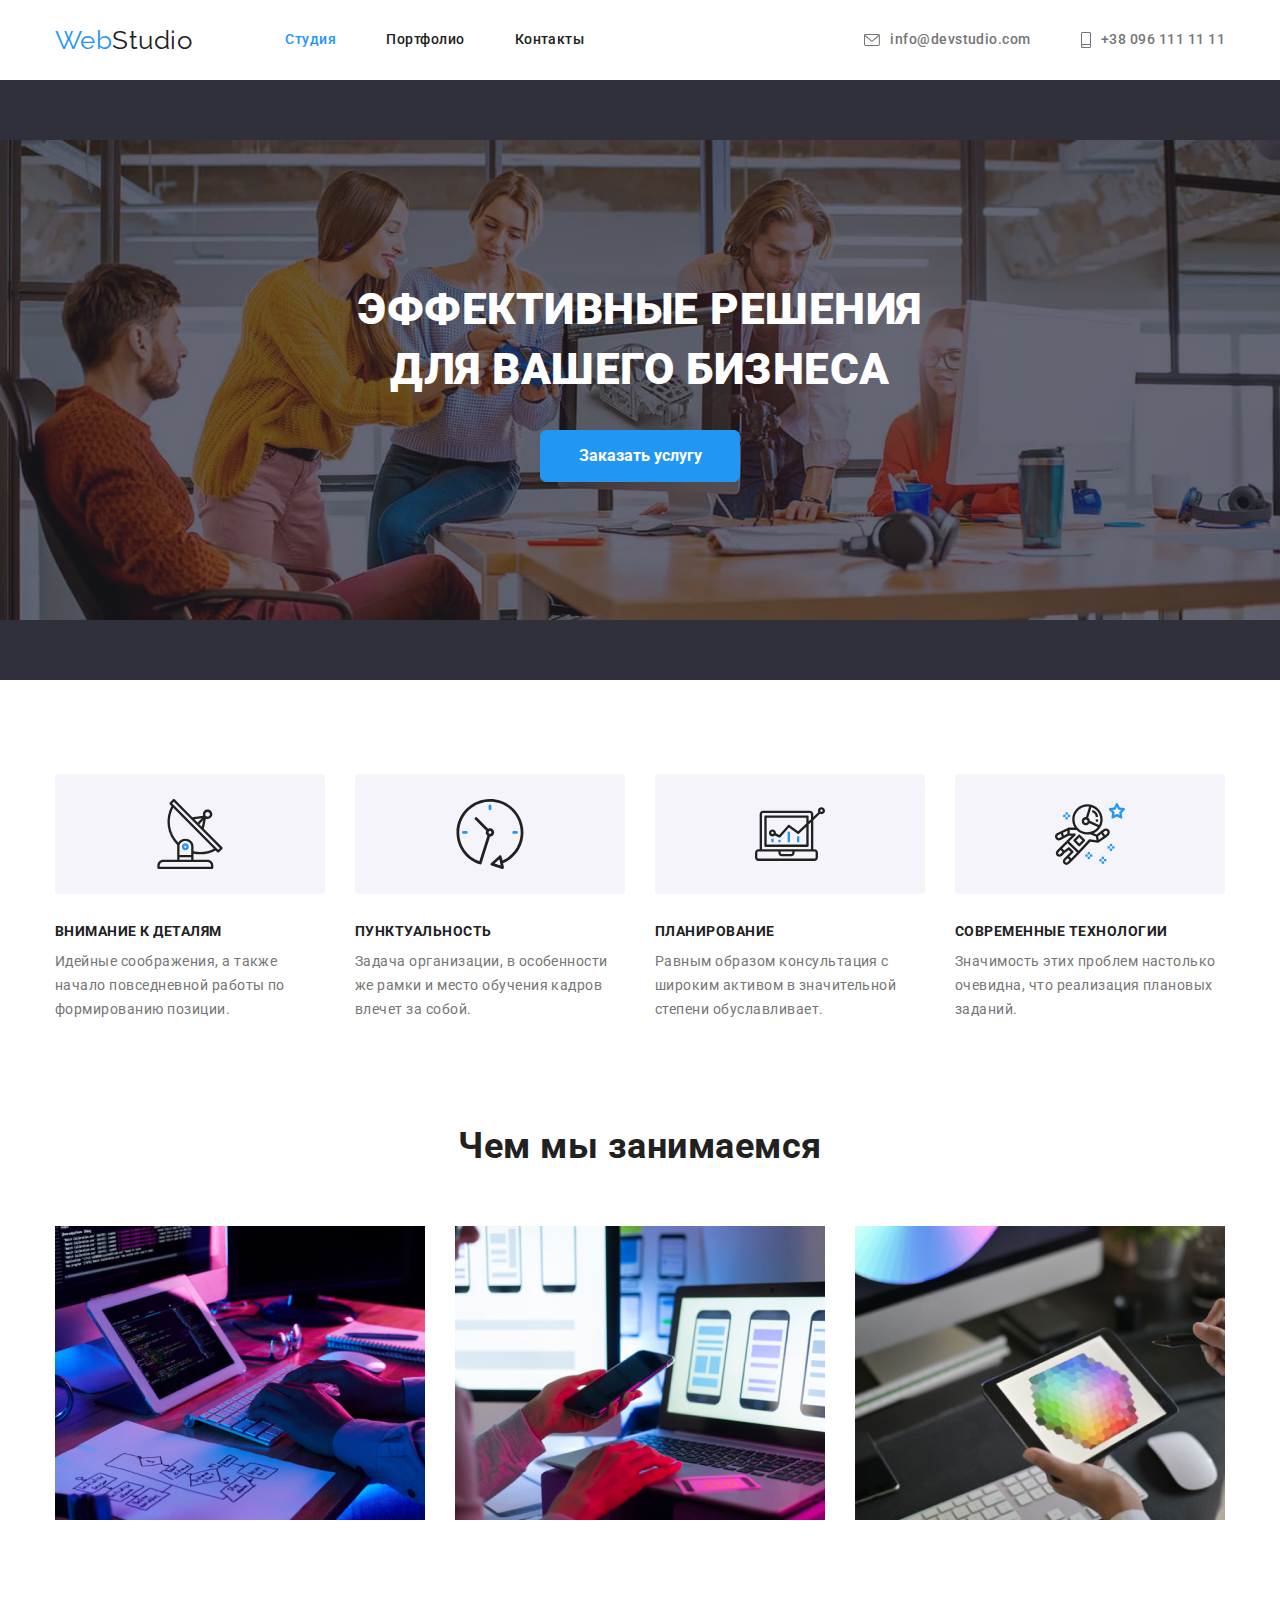
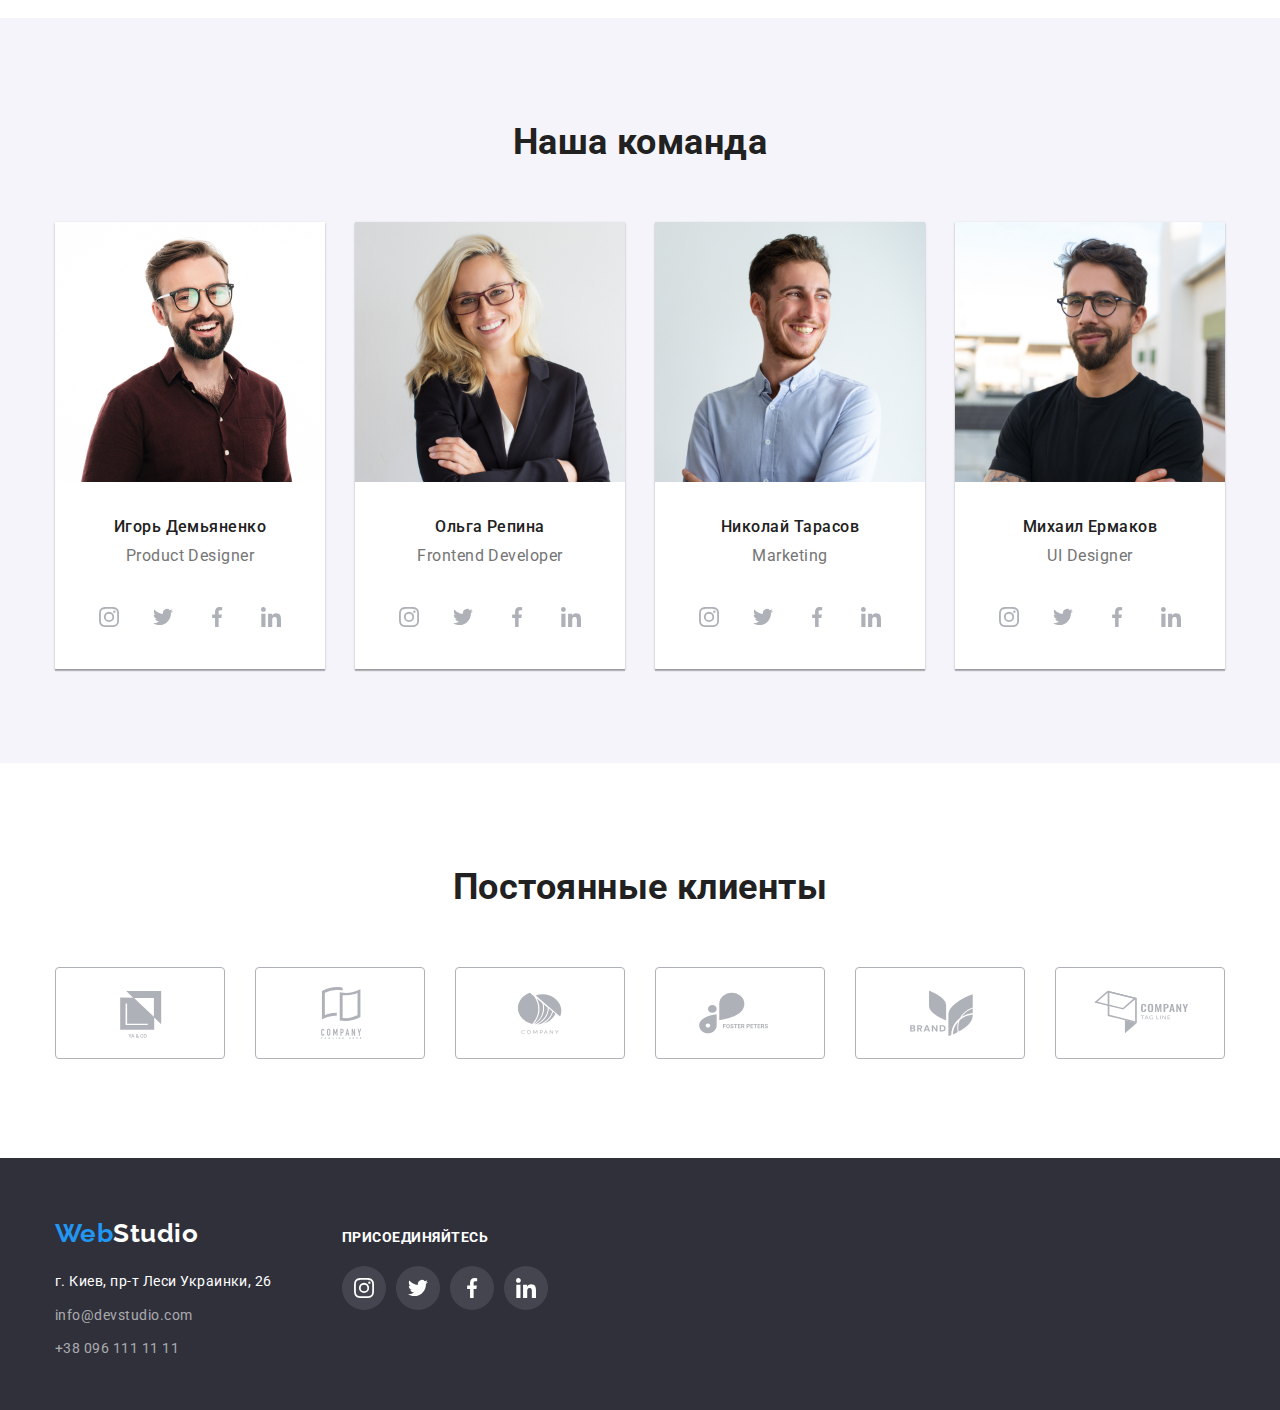
<file: index.html>
<!DOCTYPE html>
<html lang="ru">
<head>
    <meta charset="UTF-8">
    <meta http-equiv="X-UA-Compatible" content="IE=edge">
    <meta name="viewport" content="width=device-width, initial-scale=1.0">
    <link href="https://fonts.googleapis.com/css2?family=Raleway:wght@700&family=Roboto:wght@400;500;700;900&display=swap"
        rel="stylesheet">
    <link rel="stylesheet" href="https://cdnjs.cloudflare.com/ajax/libs/modern-normalize/1.1.0/modern-normalize.min.css">
    <link rel="stylesheet" href="./css/styles.css">
    <title>Web Studio</title>
</head>
<body>
    <header class="page-header">
        <div class="container main-nav">
            <a href="index.html" class="logo"><span class="title">Web</span>Studio</a>
            <nav>
                <ul class="site-nav list">
                    <li class="item"><a href="./index.html" class="site-nav-link current">Студия</a></li>
                    <li class="item"><a href="./portfolio.html" class="site-nav-link">Портфолио</a></li>
                    <li class="item"><a href="" class="site-nav-link">Контакты</a></li>
                </ul>
            </nav>
            <ul class="nav-contact list">
                <li class="item"><a class="nav-contact-link mail" href="mailto:info@devstudio.com">
                    <svg class="nav-contact-icon" width="16" height="12">
                        <use href="./imgs/sprite.svg#envelope"></use>
                    </svg>
                info@devstudio.com</a></li>
                <li class="item"><a class="nav-contact-link phone" href="tel:+380961111111">
                    <svg class="nav-contact-icon" width="10" height="16">
                        <use href="./imgs/sprite.svg#smartphone"></use>
                    </svg>
                    +38 096 111 11 11</a></li>
            </ul>
        </div>
    </header>

    <!-- Hero -->
    <main>
        <section class="hero">
            <div class="hero-bcg">
                <div class="container">
                    <h1 class="hero-title">Эффективные решения <br> для вашего бизнеса</h1>
                    <button type="button" class="button">Заказать услугу</button>
                </div>
            </div>
        </section>

    <!-- Specialty -->
        <section class="section no-padding">
            <div class="container">
                <ul class="spec-list list">
                    <li class="item">
                        <h3 class="spec-list-title">Внимание к деталям</h3>
                        <p class="spec-list-text">Идейные соображения, а также начало повседневной работы по формированию позиции.</p>
                    </li>
                    <li class="item">
                        <h3 class="spec-list-title">Пунктуальность</h3>
                        <p class="spec-list-text">Задача организации, в особенности же рамки и место обучения кадров влечет за собой.
                        </p>
                    </li>
                    <li class="item">
                        <h3 class="spec-list-title">Планирование</h3>
                        <p class="spec-list-text">Равным образом консультация с широким активом в значительной степени обуславливает.
                        </p>
                    </li>
                    <li class="item">
                        <h3 class="spec-list-title">Современные технологии</h3>
                        <p class="spec-list-text">Значимость этих проблем настолько очевидна, что реализация плановых заданий.</p>
                    </li>
                </ul>
            </div>
        </section>

        <!-- work -->
        <section class="section no-padding">
            <div class="container">
                <h2 class="section-title">Чем мы занимаемся</h2>
                <ul class="work-list list">
                    <li class="item"><img src="./imgs/code.jpg" alt="Написание Кода" width="370" height="294"></li>
                    <li class="item"><img src="./imgs/phone.jpg" alt="Фотография на телефон" width="370" height="294"></li>
                    <li class="item"><img src="./imgs/tablet.jpg" alt="Дизайн на планшетеы" width="370" height="294"></li>
                </ul>
            </div>
        </section>

        <!-- team -->
        <section class="section team-bcg">
            <div class="">
                <div class="container">
                    <h2 class="section-title ">Наша команда</h2>
                    <ul class="team-list list">
                        <li class="item">
                            <img src="./imgs/igor.jpg" alt="Игорь Демьяненко" width="270" height="260">
                            <div class="team-info">
                                <h3 class="team-name">Игорь Демьяненко</h3>
                                <p class="team-text">Product Designer</p>
                            </div>
                            <ul class="team-link-list list">
                                <li class="item" aria-label="Инстаграм"><a href="" class="social-link">
                                        <svg class="link-icon" width="20px" height="20px"> 
                                            <use href="./imgs/sprite.svg#instagram"></use>
                                        </svg>
                                    </a>
                                </li>
                                <li class="item" aria-label="Твиттер"><a href="" class="social-link">
                                        <svg class="link-icon" width="20px" height="20px">
                                            <use href="./imgs/sprite.svg#twitter"></use>
                                        </svg>
                                    </a></li>
                                <li class="item" aria-label="Фэйсбук"><a href="" class="social-link">
                                        <svg class="link-icon" width="20px" height="20px">
                                            <use href="./imgs/sprite.svg#facebook"></use>
                                        </svg>
                                    </a></li>
                                <li class="item" aria-label="ЛинкедИн"><a href="" class="social-link">
                                        <svg class="link-icon" width="20px" height="20px">
                                            <use href="./imgs/sprite.svg#linkedin"></use>
                                        </svg>
                                    </a></li>
                            </ul>
                        </li>
                        <li class="item">
                            <img src="./imgs/olga.jpg" alt="Ольга Репина" width="270" height="260">
                            <div class="team-info">
                                <h3 class="team-name">Ольга Репина</h3>
                                <p class="team-text">Frontend Developer</p>
                            </div>
                            <ul class="team-link-list list">
                                <li class="item" aria-label="Инстаграм"><a href="" class="social-link">
                                        <svg class="link-icon" width="20px" height="20px">
                                            <use href="./imgs/sprite.svg#instagram"></use>
                                        </svg>
                                    </a>
                                </li>
                                <li class="item" aria-label="Твиттер"><a href="" class="social-link">
                                        <svg class="link-icon" width="20px" height="20px">
                                            <use href="./imgs/sprite.svg#twitter"></use>
                                        </svg>
                                    </a></li>
                                <li class="item" aria-label="Фэйсбук"><a href="" class="social-link">
                                        <svg class="link-icon" width="20px" height="20px">
                                            <use href="./imgs/sprite.svg#facebook"></use>
                                        </svg>
                                    </a></li>
                                <li class="item" aria-label="ЛинкедИн"><a href="" class="social-link">
                                        <svg class="link-icon" width="20px" height="20px">
                                            <use href="./imgs/sprite.svg#linkedin"></use>
                                        </svg>
                                    </a></li>
                            </ul>
                        </li>
                        <li class="item">
                            <img src="./imgs/nikolai.jpg" alt="Николай Тарасов" width="270" height="260">
                            <div class="team-info">
                                <h3 class="team-name">Николай Тарасов</h3>
                                <p class="team-text">Marketing</p>
                            </div>
                            <ul class="team-link-list list">
                                <li class="item" aria-label="Инстаграм"><a href="" class="social-link">
                                        <svg class="link-icon" width="20px" height="20px">
                                            <use href="./imgs/sprite.svg#instagram"></use>
                                        </svg>
                                    </a>
                                </li>
                                <li class="item" aria-label="Твиттер"><a href="" class="social-link">
                                        <svg class="link-icon" width="20px" height="20px">
                                            <use href="./imgs/sprite.svg#twitter"></use>
                                        </svg>
                                    </a></li>
                                <li class="item" aria-label="Фэйсбук"><a href="" class="social-link">
                                        <svg class="link-icon" width="20px" height="20px">
                                            <use href="./imgs/sprite.svg#facebook"></use>
                                        </svg>
                                    </a></li>
                                <li class="item" aria-label="ЛинкедИн"><a href="" class="social-link">
                                        <svg class="link-icon" width="20px" height="20px">
                                            <use href="./imgs/sprite.svg#linkedin"></use>
                                        </svg>
                                    </a></li>
                            </ul>
                        </li>
                        <li class="item">
                            <img src="./imgs/mikhail.jpg" alt="Михаил Ермаков" width="270" height="260">
                            <div class="team-info">
                                <h3 class="team-name">Михаил Ермаков</h3>
                                <p class="team-text">UI Designer</p>
                            </div>
                            <ul class="team-link-list list">
                                <li class="item" aria-label="Инстаграм"><a href="" class="social-link">
                                    <svg class="link-icon" width="20px" height="20px">
                                        <use href="./imgs/sprite.svg#instagram"></use>
                                    </svg>
                                </a>
                                </li>
                                <li class="item" aria-label="Твиттер"><a href="" class="social-link">
                                    <svg class="link-icon" width="20px" height="20px">
                                        <use href="./imgs/sprite.svg#twitter"></use>
                                    </svg>
                                </a></li>
                                <li class="item" aria-label="Фэйсбук"><a href="" class="social-link">
                                    <svg class="link-icon" width="20px" height="20px">
                                        <use href="./imgs/sprite.svg#facebook"></use>
                                    </svg>
                                </a></li>
                                <li class="item" aria-label="ЛинкедИн"><a href="" class="social-link">
                                    <svg class="link-icon" width="20px" height="20px">
                                        <use href="./imgs/sprite.svg#linkedin"></use>
                                    </svg>
                                </a></li>
                            </ul>
                        </li>
                    </ul>
                </div>
            </div>
        </section>

        <!-- clients -->
        <section class="section">
            <h2 class="section-title">
                Постоянные клиенты
            </h2>
            <ul class="clients-list list">
                <li class="item">
                    <a href="" class="client-link">
                        <svg class="clients-icon" width="170px" height="92px">
                            <use href="./imgs/sprite.svg#client-1"></use>
                        </svg>
                    </a>
                </li>
                <li class="item">
                    <a href="" class="client-link">
                        <svg class="clients-icon" width="170px" height="92px">
                            <use href="./imgs/sprite.svg#client-2"></use>
                        </svg>
                    </a>
                </li>
                <li class="item">
                    <a href="" class="client-link">
                        <svg class="clients-icon" width="170px" height="92px">
                            <use href="./imgs/sprite.svg#client-3"></use>
                        </svg>
                    </a>
                </li>
                <li class="item">
                    <a href="" class="client-link">
                        <svg class="clients-icon" width="170px" height="92px">
                            <use href="./imgs/sprite.svg#client-4"></use>
                        </svg>
                    </a>
                </li>
                <li class="item">
                    <a href="" class="client-link">
                        <svg class="clients-icon" width="170px" height="92px">
                            <use href="./imgs/sprite.svg#client-5"></use>
                        </svg>
                    </a>
                </li>
                <li class="item">
                    <a href="" class="client-link">
                        <svg class="clients-icon" width="170px" height="92px">
                            <use href="./imgs/sprite.svg#client-6"></use>
                        </svg>
                    </a>
                </li>
            </ul>
        </section>

    </main>

    <!-- footer -->
    <footer class="foot">
        <div class="container container-footer">
            <div class="footer">
                <a href="./index.html" class="foot-logo"><span class="title">Web</span>Studio</a>
                <ul class="foot-list list">
                    <li>
                        <address class="foot-address">г. Киев, пр-т Леси Украинки, 26</address>
                    </li>
                    <li class="item"><a href="mailto:info@devstudio.com" class="foot-contact-link">info@devstudio.com</a></li>
                    <li class="item"><a href="tel:+380961111111" class="foot-contact-link">+38 096 111 11 11</a></li>
                </ul>
            </div>
            <div class="footer footer-join">
                <h2 class="join-title">присоединяйтесь</h2>
                <ul class="join-list list">
                    <li class="item">
                        <a class="footer-join-link" href="">
                            <svg class="join-logo" width="20px" height="20px">
                                <use href="./imgs/sprite.svg#instagram"></use>
                            </svg>
                        </a>
                    </li>
                    <li class="item">
                        <a class="footer-join-link" href="">
                            <svg class="join-logo" width="20px" height="20px">
                                <use href="./imgs/sprite.svg#twitter"></use>
                            </svg>
                        </a>
                    </li>
                    <li class="item">
                        <a class="footer-join-link" href="">
                            <svg class="join-logo" width="20px" height="20px">
                                <use href="./imgs/sprite.svg#facebook"></use>
                            </svg>
                        </a>
                    </li>
                    <li class="item">
                        <a class="footer-join-link" href="">
                            <svg class="join-logo" width="20px" height="20px">
                                <use href="./imgs/sprite.svg#linkedin"></use>
                            </svg>
                        </a>
                    </li>
                </ul>
            </div>
        </div>
    </footer>
</body>
</html>
</file>
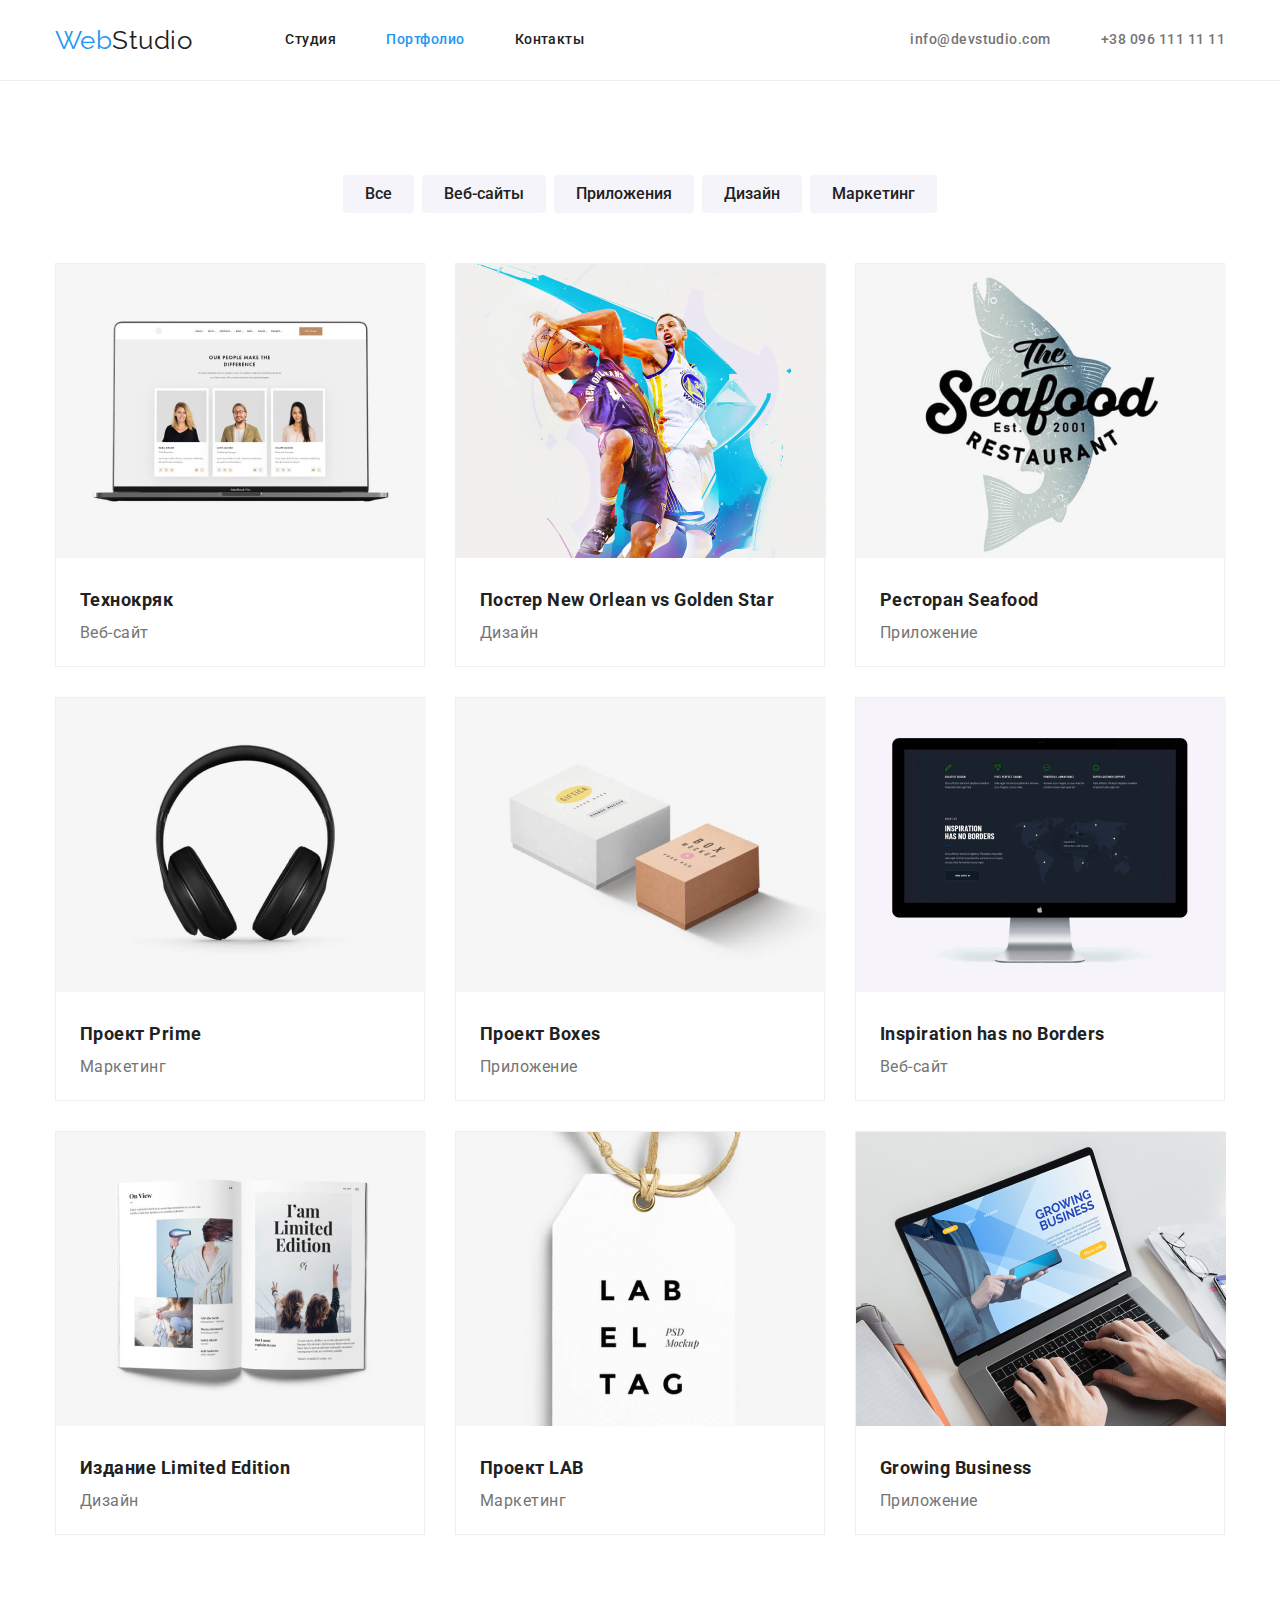
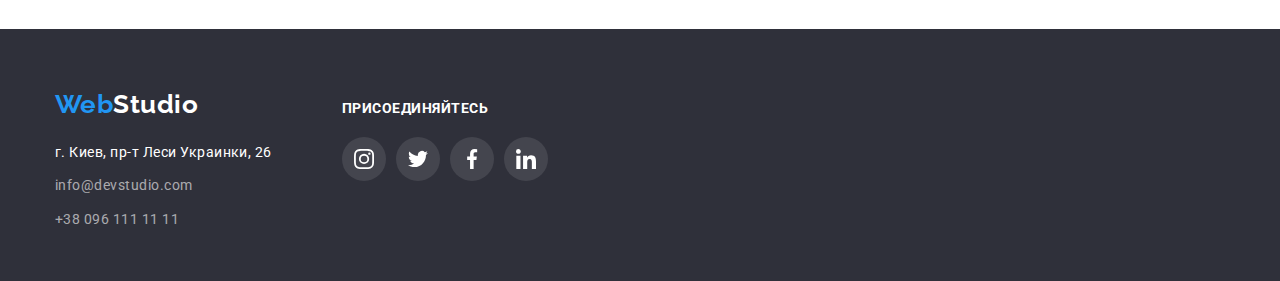
<file: portfolio.html>
<!DOCTYPE html>
<html lang="ru">
<head>
    <meta charset="UTF-8">
    <meta http-equiv="X-UA-Compatible" content="IE=edge">
    <meta name="viewport" content="width=device-width, initial-scale=1.0">
    <link href="https://fonts.googleapis.com/css2?family=Raleway:wght@700&family=Roboto:wght@400;500;700;900&display=swap"
            rel="stylesheet">
    <link rel="stylesheet" href="https://cdnjs.cloudflare.com/ajax/libs/modern-normalize/1.1.0/modern-normalize.min.css">
    <link rel="stylesheet" href="./css/styles.css">
    <title>Portfolio</title>
</head>
<body>

<main>
    <header class="page-header">
        <div class="container main-nav">
            <a href="index.html" class="logo"><span class="title">Web</span>Studio</a>
            <nav>
                <ul class="site-nav list">
                    <li class="item"><a href="./index.html" class="site-nav-link">Студия</a></li>
                    <li class="item"><a href="./portfolio.html" class="site-nav-link current">Портфолио</a></li>
                    <li class="item"><a href="" class="site-nav-link">Контакты</a></li>
                </ul>
            </nav>
            <ul class="nav-contact list">
                <li class="item"><a class="nav-contact-link" href="mailto:info@devstudio.com">info@devstudio.com</a></li>
                <li class="item"><a class="nav-contact-link" href="tel:+380961111111">+38 096 111 11 11</a></li>
            </ul>
        </div>
        
        <div class="border"></div>
    </header>
        <section class="section">
            <div class="container">
                <ul class="select-list list">
                    <li class="item"><button type="button" class="select-button">Все</button></li>
                    <li class="item"><button type="button" class="select-button">Веб-сайты</button></li>
                    <li class="item"><button type="button" class="select-button">Приложения</button></li>
                    <li class="item"><button type="button" class="select-button">Дизайн</button></li>
                    <li class="item"><button type="button" class="select-button">Маркетинг</button></li>
                </ul>
            </div>
                <div class="container">
                    <ul class="portfolio-list list">
                        <li class="item">
                            <img src="./imgs/techno.jpg" alt="Технокряк" width="370" height="294">
                            <div class="portfolio-content">
                                <h3 class="portfolio-title">Технокряк</h3>
                                <p class="portfolio-text">Веб-сайт</p>
                            </div>
                        </li>
                        <li class="item">
                            <img src="./imgs/ball.jpg" alt="Постер Баскетбольной Игры" width="370" height="294">
                            <div class="portfolio-content">
                                <h3 class="portfolio-title">Постер New Orlean vs Golden Star</h3>
                                <p class="portfolio-text">Дизайн</p>
                            </div>
                        </li>
                        <li class="item">
                            <img src="./imgs/seafood.jpg" alt="Логотип ресторана сифуд" width="370" height="294">
                            <div class="portfolio-content">
                                <h3 class="portfolio-title">Ресторан Seafood</h3>
                                <p class="portfolio-text">Приложение</p>
                            </div>
                        </li>
                        <li class="item"><img src="./imgs/headphones.jpg" alt="Наушники" width="370" height="294">
                            <div class="portfolio-content">
                                <h3 class="portfolio-title">Проект Prime</h3>
                                <p class="portfolio-text">Маркетинг</p>
                            </div>
                        </li>
                        <li class="item">
                            <img src="./imgs/boxes.jpg" alt="Коробки" width="370" height="294">
                            <div class="portfolio-content">
                                <h3 class="portfolio-title">Проект Boxes</h3>
                                <p class="portfolio-text">Приложение</p>
                            </div>
                        </li>
                        <li class="item">
                            <img src="./imgs/insp.jpg" alt="Компьютер" width="370" height="294">
                            <div class="portfolio-content">
                                <h3 class="portfolio-title">Inspiration has no Borders</h3>
                                <p class="portfolio-text">Веб-сайт</p>
                            </div>
                        </li>
                        <li class="item">
                            <img src="./imgs/limited-edition.jpg" alt="Журнал" width="370" height="294">
                            <div class="portfolio-content">
                                <h3 class="portfolio-title">Издание Limited Edition</h3>
                                <p class="portfolio-text">Дизайн</p>
                            </div>
                        </li>
                        <li class="item">
                            <img src="./imgs/lab-tag.jpg" alt="Лейбл" width="370" height="294">
                            <div class="portfolio-content">
                                <h3 class="portfolio-title">Проект LAB</h3>
                                <p class="portfolio-text">Маркетинг</p>
                            </div>
                        </li>
                        <li class="item">
                            <img src="./imgs/business.jpg" alt="Лэптоп" width="370" height="294">
                            <div class="portfolio-content">
                                <h3 class="portfolio-title">Growing Business</h3>
                                <p class="portfolio-text">Приложение</p>
                            </div>
                        </li>
                    </ul>
                </div>
        </section>


    </main>

    <footer class="foot">
        <div class="container container-footer">
            <div class="footer">
                <a href="./index.html" class="foot-logo"><span class="title">Web</span>Studio</a>
                <ul class="foot-list list">
                    <li>
                        <address class="foot-address">г. Киев, пр-т Леси Украинки, 26</address>
                    </li>
                    <li class="item"><a href="mailto:info@devstudio.com" class="foot-contact-link">info@devstudio.com</a>
                    </li>
                    <li class="item"><a href="tel:+380961111111" class="foot-contact-link">+38 096 111 11 11</a></li>
                </ul>
            </div>
            <div class="footer footer-join">
                <h2 class="join-title">присоединяйтесь</h2>
                <ul class="join-list list">
                    <li class="item">
                        <a class="footer-join-link" href="">
                            <svg class="join-logo" width="20px" height="20px">
                                <use href="./imgs/sprite.svg#instagram"></use>
                            </svg>
                        </a>
                    </li>
                    <li class="item">
                        <a class="footer-join-link" href="">
                            <svg class="join-logo" width="20px" height="20px">
                                <use href="./imgs/sprite.svg#twitter"></use>
                            </svg>
                        </a>
                    </li>
                    <li class="item">
                        <a class="footer-join-link" href="">
                            <svg class="join-logo" width="20px" height="20px">
                                <use href="./imgs/sprite.svg#facebook"></use>
                            </svg>
                        </a>
                    </li>
                    <li class="item">
                        <a class="footer-join-link" href="">
                            <svg class="join-logo" width="20px" height="20px">
                                <use href="./imgs/sprite.svg#linkedin"></use>
                            </svg>
                        </a>
                    </li>
                </ul>
            </div>
        </div>
    </footer>

    
</body>
</html>
</file>
<file: css/styles.css>
/* main text color #212121 */
/* secondary text color #757575 */
/* accent color #2196F3 */
/* white #ffffff */
/* main bgc #E5E5E5 */
/* footer bcg #ffffff */
/* hero+footer bcg #2F303A */
/* sect our team bcg #F5F4FA */
:root {
  --title-text-color: #212121;
  --secondary-text-color: #757575;
  --accent-color: #2196f3;
  --white-color: #ffffff;
}

/* body */
body {
  color: var(--secondary-text-color);
  background-color: var(--white-color);
  font-style: normal;
  font-weight: 400;
  font-family: roboto;
  letter-spacing: 0.03em;
}

h1,
h2,
h3,
h4,
h5,
h6 {
  margin: 0;
}

p {
  margin: 0;
  padding: 0;
}

.section {
  padding-top: 94px;
  padding-bottom: 94px;
}

.padding {
  padding-top: 94px;
}

.section-title {
  margin-bottom: 50px;
  margin-top: 0;

  color: var(--title-text-color);
  font-weight: 700;
  font-size: 36px;
  line-height: 1.67;
  text-align: center;
}

.section.no-padding {
  padding-top: 0;
}

.container {
  /* outline: 1px solid tomato; */

  margin-left: auto;
  margin-right: auto;
  width: 1200px;
  padding-right: 15px;
  padding-left: 15px;
}

.list {
  margin: 0;
  padding: 0;

  list-style: none;
}

.site-nav-link.current {
  color: var(--accent-color);
}

/* logo */

.title {
  color: var(--accent-color);
  font-family: raleway;
  font-size: 26px;
  line-height: 1.19;
}
.logo {
  color: var(--title-text-color);
  font-family: raleway;
  font-size: 26px;
  line-height: 1.19;
  text-decoration: none;

  margin-right: 93px;
}

/* nav */

.main-nav {
  display: flex;
  align-items: center;
}

.site-nav {
  display: flex;
}

.site-nav > .item:not(:last-child) {
  margin-right: 50px;
}

/* .site-nav-link:not(:last-child) {
  margin-left: 25px;
} */

.nav-contact {
  display: flex;
  margin-left: auto;
  justify-content: flex-end;
}

.nav-contact > .item:not(:last-child) {
  margin-right: 50px;
}

.site-nav-link {
  display: block;
  padding-top: 32px;
  padding-bottom: 32px;

  text-decoration: none;
  color: var(--title-text-color);
  font-weight: 500;
  font-size: 14px;
  line-height: 1.14;
}

.site-nav-link:hover,
.site-nav-link:focus {
  color: var(--accent-color);
  text-decoration: none;
}

.nav-contact-link {
  display: inline-flex;
  align-items: center;

  padding-top: 32px;
  padding-bottom: 32px;

  color: var(--secondary-text-color);
  fill: var(--secondary-text-color);
  text-decoration: none;

  font-weight: 500;
  font-size: 14px;
  line-height: 1.14;
}

.nav-contact-icon {
  margin-right: 10px;
}

.nav-contact-link:hover,
.nav-contact-link:focus {
  color: var(--accent-color);
  text-decoration: none;
  fill: var(--accent-color);
}

/* hero */

.hero {
  display: block;
  margin-bottom: 94px;
  text-align: center;
}

.hero-bcg {
  max-width: 1600px;
  height: 600px;
  background-image: linear-gradient(to right, rgba(47, 48, 58, 0.4), rgba(47, 48, 58, 0.4)),
    url(../imgs/hero-bcg.jpg);

  background-position: center;
  background-size: contain;
  background-repeat: no-repeat;
  background-color: #2f303a;

  margin: 0 auto;
}

.hero-title {
  color: var(--white-color);

  font-weight: 900;
  font-size: 44px;
  line-height: 1.36;

  margin-top: 0;
  margin-bottom: 30px;

  padding-top: 200px;

  text-align: center;
  text-transform: uppercase;
}

.button {
  display: inline-block;
  border: 1px solid var(--accent-color);
  border-radius: 6px;
  padding: 10px 32px;
  min-width: 200px;

  font-family: roboto;
  font-weight: 700;
  font-size: 16px;
  line-height: 1.87;

  text-align: center;

  cursor: pointer;

  background-color: var(--accent-color);
  color: var(--white-color);
}

/* spec */

.spec-list {
  display: flex;
  width: 1170px;
}

.spec-list > .item:not(:last-child) {
  margin-right: 30px;
}

.spec-list-title {
  color: var(--title-text-color);

  font-weight: 700;
  font-size: 14px;
  line-height: 1.14;
  text-transform: uppercase;

  margin-bottom: 10px;
}

.spec-list > .item {
  width: 270px;
  padding: 0;
}

.spec-list > .item::before {
  margin-bottom: 30px;
}

.spec-list > .item:nth-child(1):before {
  display: block;
  content: '';
  background-image: url(../imgs/attention-detail.svg);
  width: 270px;
  height: 120px;
  background-position: center;
  background-size: contain;
}

.spec-list > .item:nth-child(2):before {
  display: block;
  content: '';
  background-image: url(../imgs/punctuality.svg);
  width: 270px;
  height: 120px;
  background-position: center;
  background-size: contain;
}

.spec-list > .item:nth-child(3):before {
  display: block;
  content: '';
  background-image: url(../imgs/planning.svg);
  width: 270px;
  height: 120px;
  background-position: center;
  background-size: contain;
}

.spec-list > .item:nth-child(4):before {
  display: block;
  content: '';
  background-image: url(../imgs/modern-tech.svg);
  width: 270px;
  height: 120px;
  background-position: center;
  background-size: contain;
}

.spec-list-text {
  font-size: 14px;
  line-height: 1.71;
  margin: 0;
}

/* work */

.work-list {
  display: flex;
}

.work-list > .item {
  width: 370px;
  margin-bottom: 0;
}

.work-list > .item:not(:last-child) {
  margin-right: 30px;
}

/* team */

.team-list {
  display: flex;
  margin-right: auto;
  margin-left: auto;
}

.team-name,
.team-text {
  text-align: center;
}

.team-list > .item:not(:last-child) {
  margin-right: 30px;
}

.team-list > .item {
  background-color: var(--white-color);
  box-shadow: 0px 1px 3px rgba(0, 0, 0, 0.12), 0px 1px 1px rgba(0, 0, 0, 0.14),
    0px 2px 1px rgba(0, 0, 0, 0.2);
}

.team-bcg {
  background-color: #f5f4fa;
}

.team-name {
  margin-bottom: 10px;
  padding: 0;

  color: var(--title-text-color);

  font-weight: 500;
  font-size: 16px;
  line-height: 1.19;
  text-decoration: none;
}

.team-text {
  padding: 0;

  color: var(--secondary-text-color);

  font-size: 16px;
  line-height: 1.19;
  text-decoration: none;
}

.team-link-list {
  display: flex;
  justify-content: center;
}

.team-info {
  padding-top: 30px;
  padding-bottom: 30px;
}

.team-link-list > .item:not(:last-child) {
  margin-right: 10px;
}

.social-link {
  display: inline-block;
  background-color: transparent;
  width: 44px;
  height: 44px;
  border-radius: 50%;
  margin-bottom: 30px;
}

.social-link:hover,
.social-link:focus {
  width: 44px;
  height: 44px;
  background-color: var(--accent-color);
}

.social-link:hover .link-icon,
.social-link:focus .link-icon {
  fill: var(--white-color);
}

.link-icon {
  margin: 12px;
  fill: #afb1b8;
}

/* clients */

.clients-list {
  display: flex;
  justify-content: center;
}

.clients-list > .item:not(:last-child) {
  margin-right: 30px;
}

/* .clients-list > .item {
  border: 1px solid #afb1b8;
  border-radius: 4px;
} */

/* .clients-list > .item:hover,
.clients-list > .item:focus {
  border-color: var(--accent-color);
} */

.client-link {
  display: inline-block;

  width: 170px;
  height: 92px;

  fill: #afb1b8;
  border: 1px solid #afb1b8;
  border-radius: 4px;
}

.client-link:hover,
.client-link:focus {
  fill: var(--accent-color);

  border-color: var(--accent-color);
}

/* .clients-icon {
  fill: #afb1b8;

  border: 1px solid #afb1b8;

  border-radius: 4px;
} */

/* .clients-icon:hover,
.clients-icon:focus {
  fill: var(--accent-color);

  border-color: var(--accent-color);
} */

/* footer */

.foot {
  background-color: #2f303a;
  height: 252px;
}

.container-footer {
  display: flex;
}

.foot-address {
  display: inline-block;
  padding-bottom: 9px;

  color: var(--white-color);

  font-style: normal;
  font-size: 14px;
  line-height: 1.74;
}

.foot-logo {
  display: inline-block;
  margin-bottom: 20px;

  color: var(--white-color);
  font-family: Raleway;
  font-weight: 700;
  font-size: 26px;
  line-height: 1.19;
  text-decoration: none;

  padding-top: 60px;
}

.foot-contact-link {
  display: inline-block;
  color: rgba(255, 255, 255, 0.6);

  font-weight: 400;
  font-size: 14px;
  line-height: 1.74;
  text-decoration: none;
}

.foot-list > .item:not(:last-child) {
  padding-bottom: 9px;
}

.foot-contact-link:hover,
.foot-contact-link:focus {
  color: var(--accent-color);
  text-decoration: none;
}

/* join */

.footer {
  display: flex;

  flex-direction: column;
}

.footer-join {
  margin-left: 70px;
}

.join-title {
  color: var(--white-color);
  text-transform: uppercase;
  font-weight: 700;
  font-size: 14px;
  line-height: 1.14;

  margin-top: 72px;
  margin-bottom: 20px;
}

.join-list {
  display: flex;
  justify-content: center;
}

.join-list > .item:not(:last-child) {
  margin-right: 10px;
}

/* .join-list > .item {
  background-color: rgba(255, 255, 255, 0.1);
  width: 44px;
  height: 44px;
  border-radius: 50%;
} */

.footer-join-link {
  display: inline-block;

  background-color: rgba(255, 255, 255, 0.1);
  width: 44px;
  height: 44px;
  border-radius: 50%;
}

.footer-join-link:hover,
.footer-join-link:focus {
  background-color: var(--accent-color);
  width: 44px;
  height: 44px;
  border-radius: 50%;
}

.join-logo {
  margin: 12px;
  fill: var(--white-color);
}

/* portfolio */

.select-list {
  display: flex;
  margin-bottom: 50px;
  justify-content: center;
}

.select-list > .item:not(:last-child) {
  margin-right: 8px;
}

.select-button {
  padding-top: 6px;
  padding-bottom: 6px;
  padding-left: 22px;
  padding-right: 22px;

  border: transparent;
  border-radius: 4px;
}

/* portfolio buttons */

.select-button {
  background-color: #f5f4fa;
  color: var(--title-text-color);
  font-family: Roboto;
  font-style: normal;
  font-weight: 500;
  font-size: 16px;
  line-height: 1.62;
}

.select-button:hover,
.select-button:focus {
  background-color: var(--accent-color);
  color: var(--white-color);
  cursor: pointer;
}

/* portfolio list */
.portfolio-title {
  color: var(--title-text-color);

  font-weight: 700;
  font-size: 18px;
  line-height: 2;
}

.portfolio-content {
  padding-top: 20px;
  padding-bottom: 20px;
  padding-left: 24px;
}

.portfolio-text {
  font-size: 16px;
  line-height: 1.88;
}

.portfolio-list {
  display: flex;
  flex-wrap: wrap;
}

.portfolio-list > .item:not(:nth-child(3n)) {
  margin-right: 30px;
}

.portfolio-list > .item {
  /* margin-bottom: 30px; */
  width: 370px;
  height: 404px;
  border: 1px solid rgba(238, 238, 238, 1);
}

.portfolio-list > .item:nth-child(-n + 6) {
  margin-bottom: 30px;
}

.portfolio-list > .item:hover {
  box-shadow: 0px 1px 1px rgba(0, 0, 0, 0.12), 0px 4px 4px rgba(0, 0, 0, 0.06),
    1px 4px 6px rgba(0, 0, 0, 0.16);
}

.border {
  border-bottom: 1px solid rgba(236, 236, 236, 1);
  width: 100%;
}
</file>
